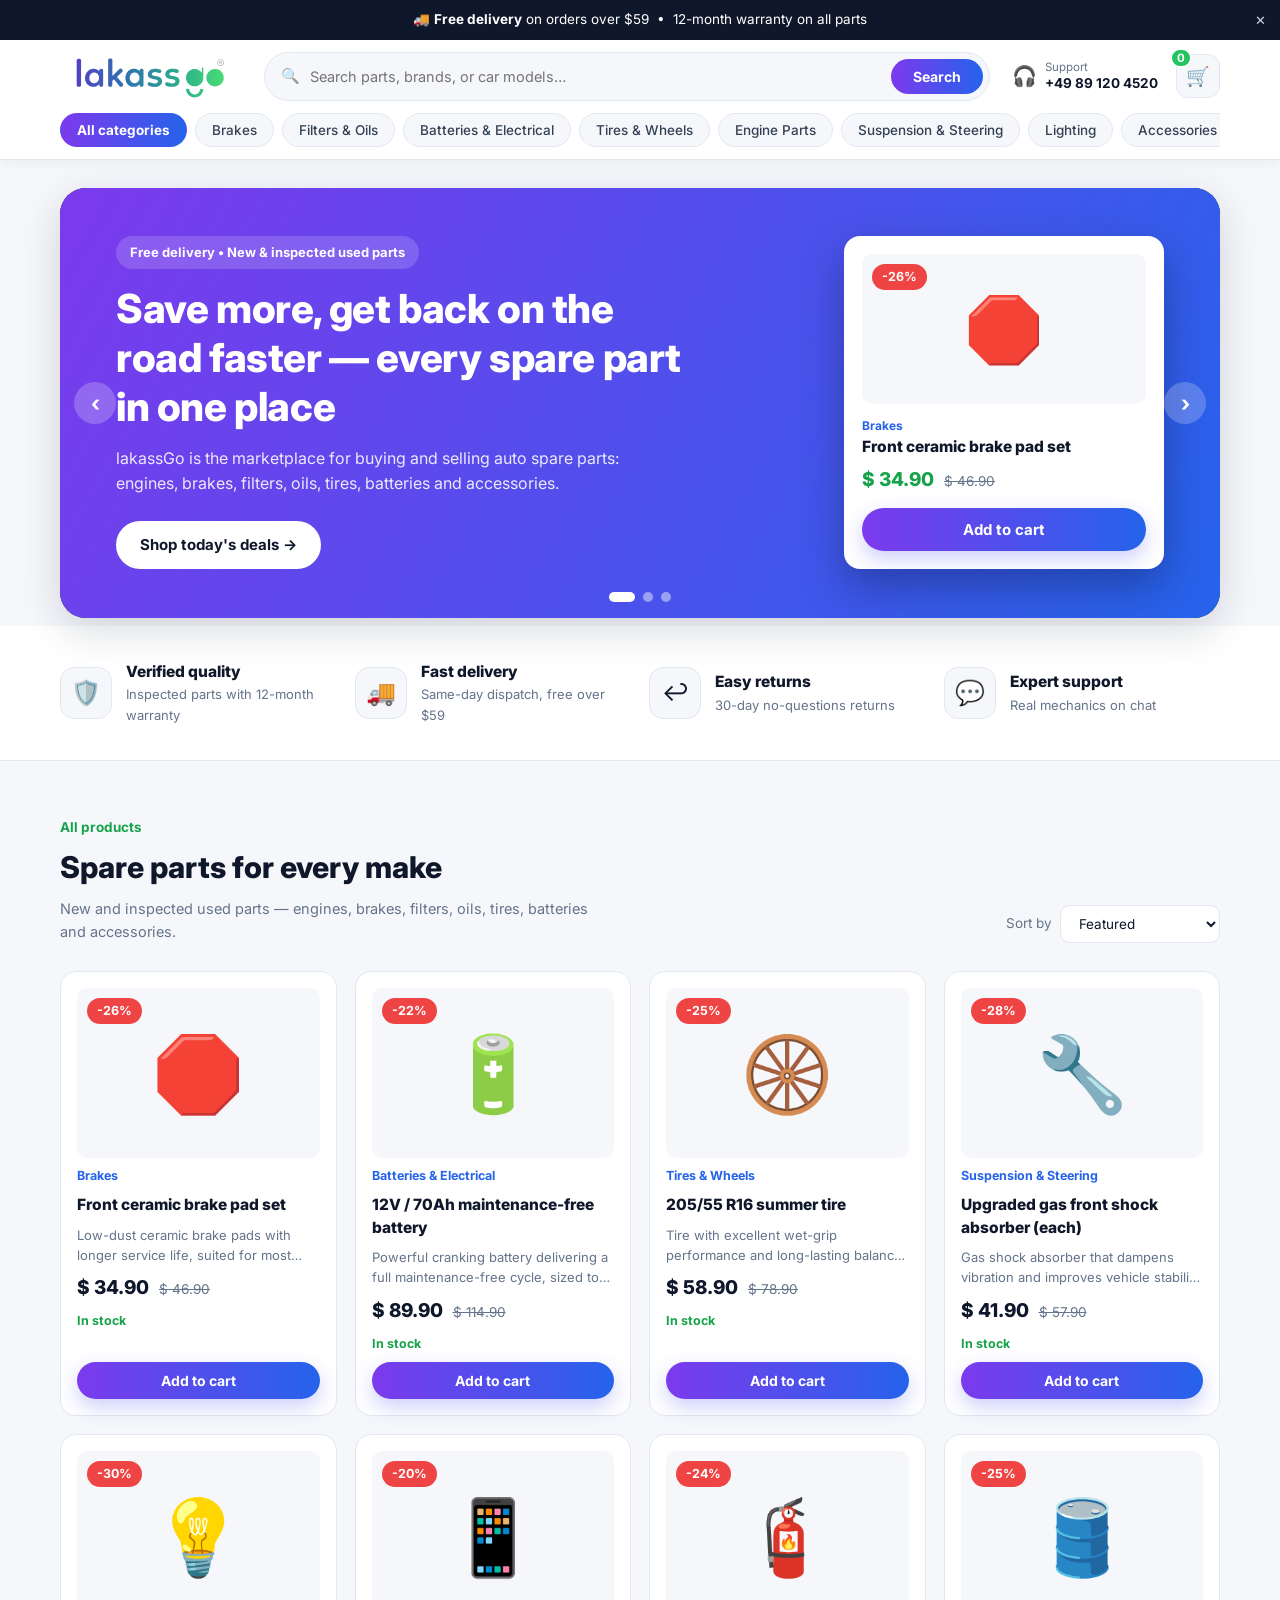
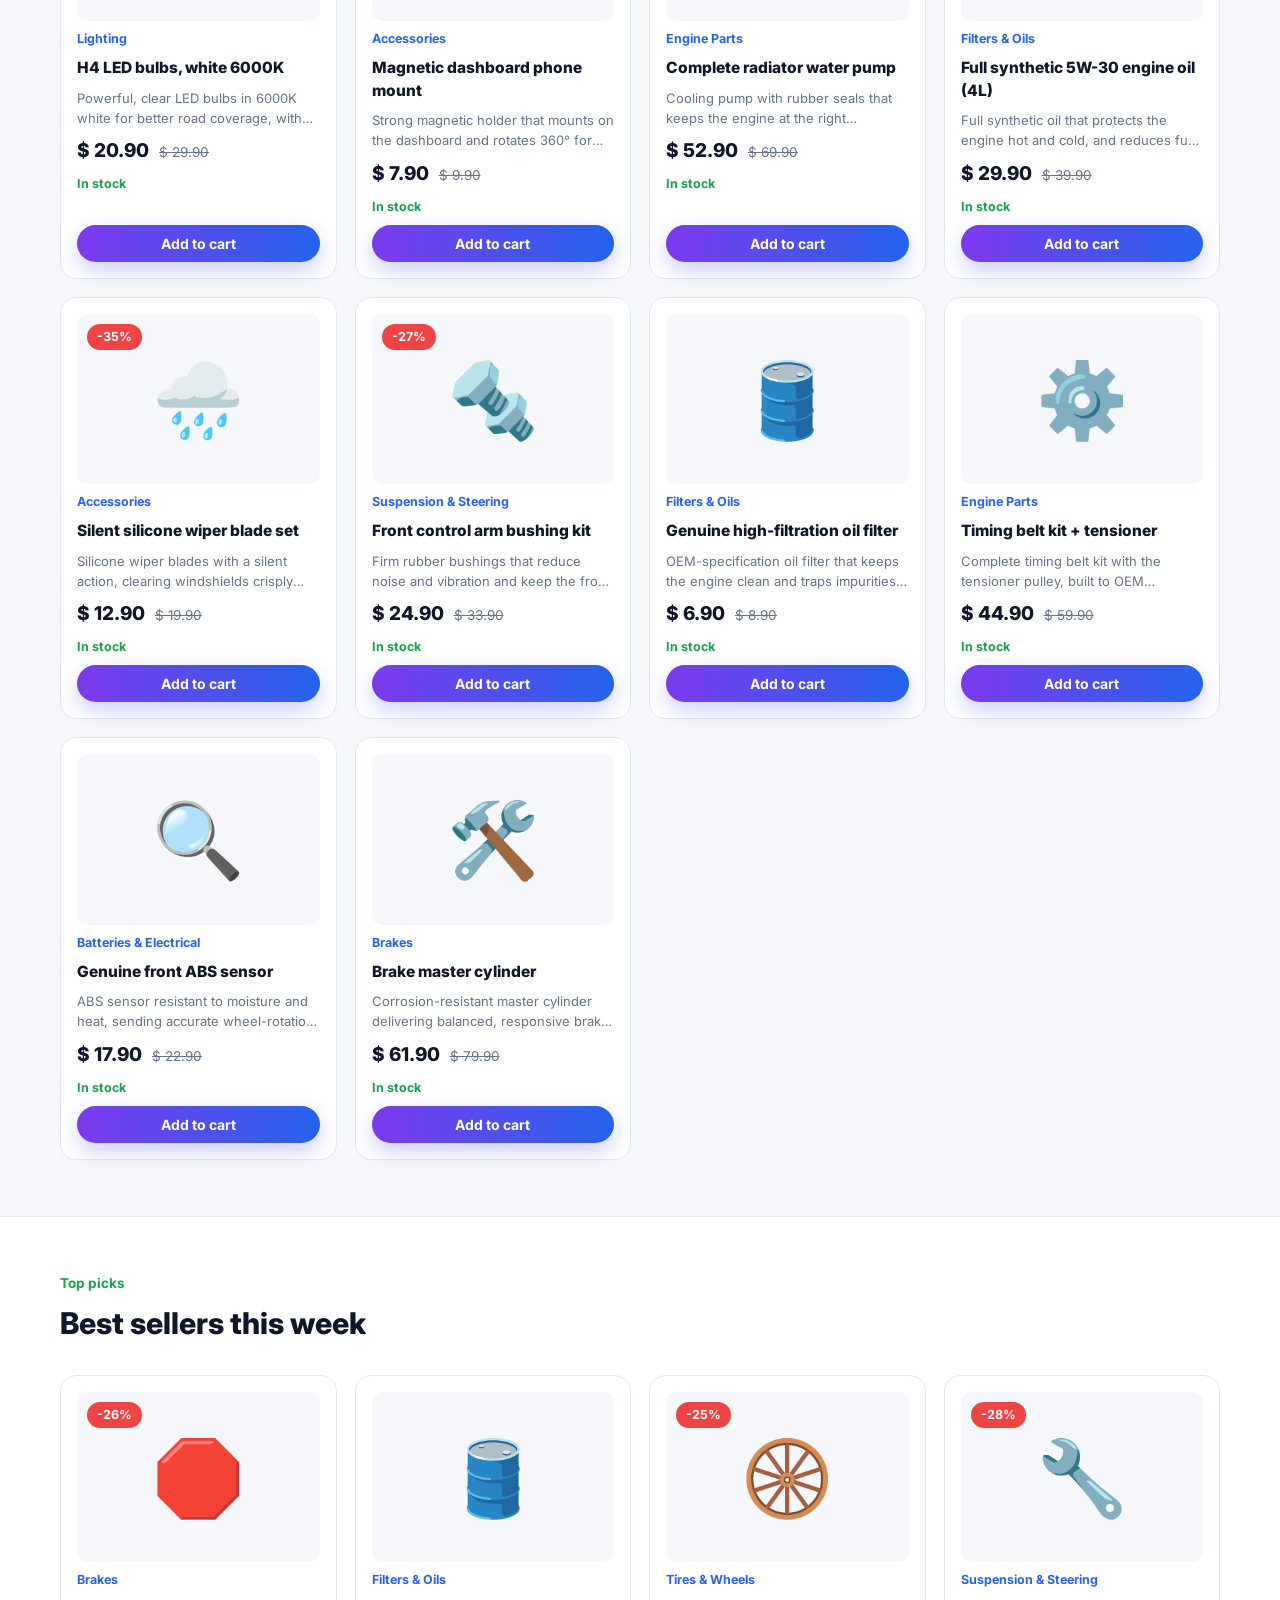
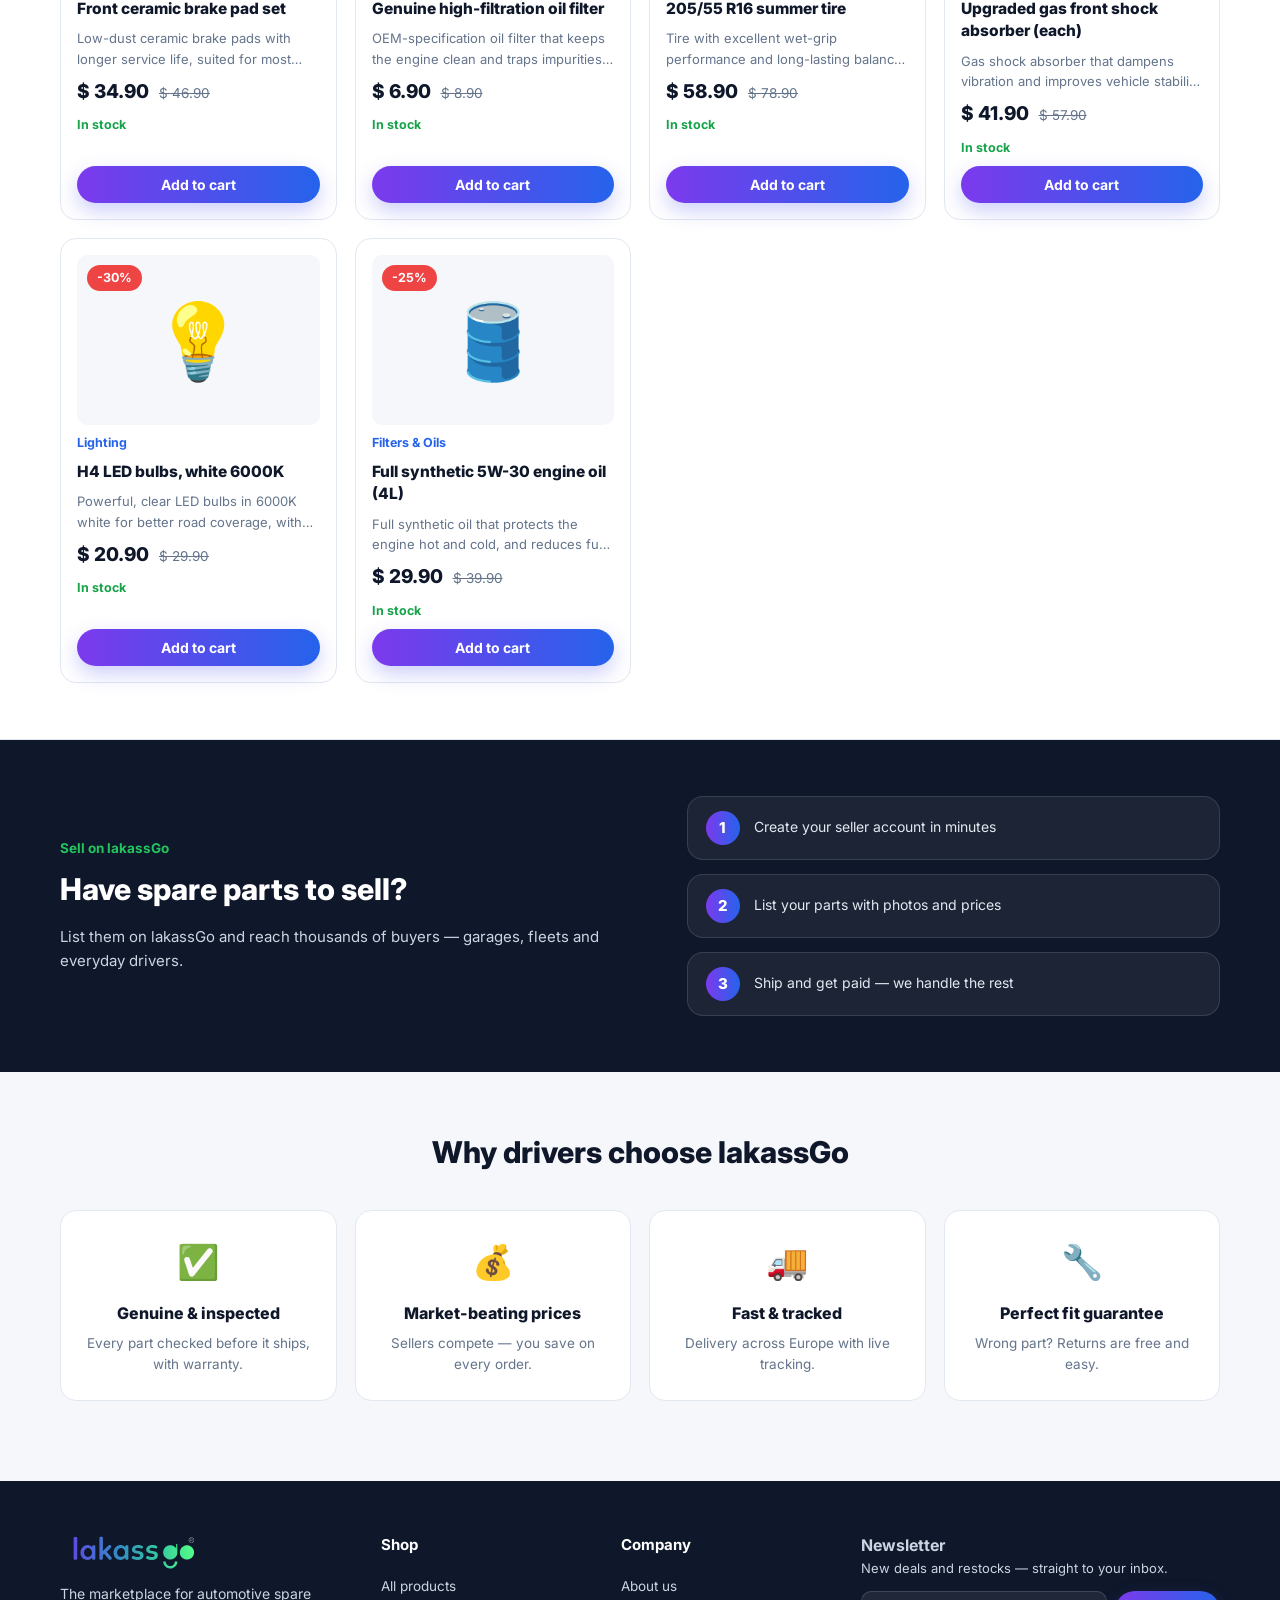
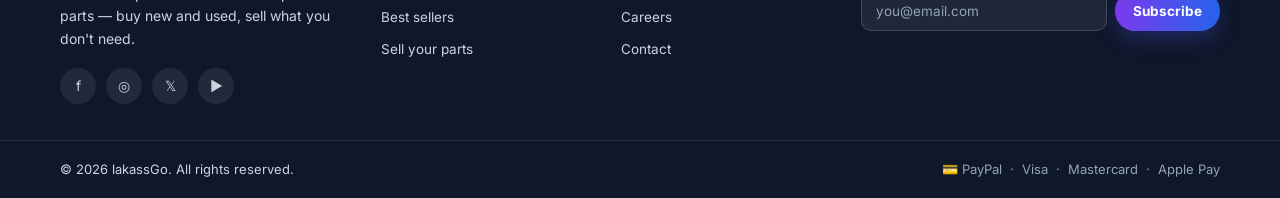
<file: index.html>
<!DOCTYPE html>
<html lang="en" dir="ltr">
<head>
  <meta charset="UTF-8" />
  <meta name="viewport" content="width=device-width, initial-scale=1.0" />
  <title>lakassGo — Auto Spare Parts Marketplace</title>
  <meta name="description" content="lakassGo is the marketplace for buying and selling automotive spare parts: engines, brakes, filters, oils, tires, batteries and accessories." />
  <link rel="icon" href="assets/logo.svg" type="image/svg+xml" />
  <link rel="preconnect" href="https://fonts.googleapis.com" />
  <link rel="preconnect" href="https://fonts.gstatic.com" crossorigin />
  <link href="https://fonts.googleapis.com/css2?family=Inter:wght@400;500;600;700;800&display=swap" rel="stylesheet" />
  <link rel="stylesheet" href="styles.css" />
</head>
<body>

  <!-- Announcement bar -->
  <div class="announce-bar" id="announceBar">
    <p>🚚 <strong>Free delivery</strong> on orders over $59 &nbsp;•&nbsp; 12-month warranty on all parts</p>
    <button class="announce-close" id="announceClose" aria-label="Close">✕</button>
  </div>

  <header class="site-header" id="siteHeader">
    <div class="container">
      <div class="header-inner">
        <a class="logo" href="#" aria-label="lakassGo home">
          <img src="assets/logo.svg" alt="lakassGo" />
        </a>

        <form class="search-box" id="searchForm" role="search">
          <span class="search-icon" aria-hidden="true">🔍</span>
          <input type="search" id="searchInput" placeholder="Search parts, brands, or car models…" autocomplete="off" />
          <button type="submit" class="search-btn">Search</button>
        </form>

        <nav class="header-actions">
          <div class="header-link">
            <span class="header-link-icon" aria-hidden="true">🎧</span>
            <span class="header-link-text"><small>Support</small><strong>+49 89 120 4520</strong></span>
          </div>
          <button class="cart-btn" id="cartOpen" aria-label="Open cart">
            🛒
            <span class="cart-count" id="cartCount">0</span>
          </button>
        </nav>
      </div>
    </div>

    <!-- Category bar -->
    <div class="container">
      <nav class="cat-nav" id="catNav" aria-label="Categories">
        <button class="cat-chip active" data-cat="all">All categories</button>
      </nav>
    </div>
  </header>

  <main>
    <!-- Hero slider -->
    <section class="slider-section" id="sliderSection">
      <div class="container">
        <div class="slider" id="heroSlider">
          <div class="slides" id="slidesTrack"></div>
          <button class="slider-arrow prev" id="slidePrev" aria-label="Previous slide">‹</button>
          <button class="slider-arrow next" id="slideNext" aria-label="Next slide">›</button>
          <div class="slider-dots" id="slideDots"></div>
        </div>
      </div>
    </section>

    <!-- Trust badges -->
    <section class="trust">
      <div class="container trust-grid">
        <div class="trust-item"><div class="trust-icon">🛡️</div><div><h3>Verified quality</h3><p>Inspected parts with 12-month warranty</p></div></div>
        <div class="trust-item"><div class="trust-icon">🚚</div><div><h3>Fast delivery</h3><p>Same-day dispatch, free over $59</p></div></div>
        <div class="trust-item"><div class="trust-icon">↩️</div><div><h3>Easy returns</h3><p>30-day no-questions returns</p></div></div>
        <div class="trust-item"><div class="trust-icon">💬</div><div><h3>Expert support</h3><p>Real mechanics on chat</p></div></div>
      </div>
    </section>

    <!-- Shop -->
    <section class="section" id="deals">
      <div class="container">
        <div class="section-head">
          <div>
            <p class="section-eyebrow">All products</p>
            <h2>Spare parts for every make</h2>
            <p class="section-sub">New and inspected used parts — engines, brakes, filters, oils, tires, batteries and accessories.</p>
          </div>
          <div class="sort-box">
            <label for="sortSelect">Sort by</label>
            <select id="sortSelect">
              <option value="featured">Featured</option>
              <option value="discount">Biggest discount</option>
              <option value="price-asc">Price: low to high</option>
              <option value="price-desc">Price: high to low</option>
            </select>
          </div>
        </div>
        <div class="products-grid" id="productsGrid"></div>
        <p class="empty-msg" id="emptyMsg" hidden>No parts match your search — try a different keyword or category.</p>
      </div>
    </section>

    <!-- Best sellers -->
    <section class="section section-alt" id="bestsellers">
      <div class="container">
        <div class="section-head">
          <div>
            <p class="section-eyebrow">Top picks</p>
            <h2>Best sellers this week</h2>
          </div>
        </div>
        <div class="products-grid" id="bestGrid"></div>
      </div>
    </section>

    <!-- Sell banner -->
    <section class="sell-banner" id="sell">
      <div class="container sell-inner">
        <div class="sell-copy">
          <p class="sell-eyebrow">Sell on lakassGo</p>
          <h2>Have spare parts to sell?</h2>
          <p>List them on lakassGo and reach thousands of buyers — garages, fleets and everyday drivers.</p>
        </div>
        <div class="sell-steps">
          <div class="step"><span>1</span><p>Create your seller account in minutes</p></div>
          <div class="step"><span>2</span><p>List your parts with photos and prices</p></div>
          <div class="step"><span>3</span><p>Ship and get paid — we handle the rest</p></div>
        </div>
      </div>
    </section>

    <!-- Why lakassGo -->
    <section class="section why" id="support">
      <div class="container">
        <h2>Why drivers choose lakassGo</h2>
        <div class="why-cards">
          <div class="why-card"><span>✅</span><h3>Genuine & inspected</h3><p>Every part checked before it ships, with warranty.</p></div>
          <div class="why-card"><span>💰</span><h3>Market-beating prices</h3><p>Sellers compete — you save on every order.</p></div>
          <div class="why-card"><span>🚚</span><h3>Fast & tracked</h3><p>Delivery across Europe with live tracking.</p></div>
          <div class="why-card"><span>🔧</span><h3>Perfect fit guarantee</h3><p>Wrong part? Returns are free and easy.</p></div>
        </div>
      </div>
    </section>
  </main>

  <footer class="site-footer">
    <div class="container footer-grid">
      <div class="footer-brand">
        <div class="footer-logo"><img src="assets/logo.svg" alt="lakassGo" /></div>
        <p>The marketplace for automotive spare parts — buy new and used, sell what you don't need.</p>
        <div class="footer-socials">
          <a href="#" aria-label="Facebook">f</a>
          <a href="#" aria-label="Instagram">◎</a>
          <a href="#" aria-label="X">𝕏</a>
          <a href="#" aria-label="YouTube">▶</a>
        </div>
      </div>
      <div class="footer-col">
        <h4>Shop</h4>
        <a href="#deals">All products</a>
        <a href="#bestsellers">Best sellers</a>
        <a href="#sell">Sell your parts</a>
      </div>
      <div class="footer-col">
        <h4>Company</h4>
        <a href="#">About us</a>
        <a href="#">Careers</a>
        <a href="#">Contact</a>
      </div>
      <div class="footer-news">
        <h4>Newsletter</h4>
        <p>New deals and restocks — straight to your inbox.</p>
        <form class="news-form" id="newsForm">
          <input type="email" placeholder="you@email.com" required />
          <button class="btn btn-primary" type="submit">Subscribe</button>
        </form>
        <p class="news-msg" id="newsMsg" hidden>✅ Subscribed — welcome aboard!</p>
      </div>
    </div>
    <div class="footer-bottom">
      <div class="container">
        <p>© <span id="year"></span> lakassGo. All rights reserved.</p>
        <p class="footer-pay">💳 PayPal &nbsp;·&nbsp; Visa &nbsp;·&nbsp; Mastercard &nbsp;·&nbsp; Apple Pay</p>
      </div>
    </div>
  </footer>

  <!-- Cart drawer -->
  <div class="overlay" id="overlay" hidden></div>
  <aside class="cart-drawer" id="cartDrawer" hidden>
    <header class="drawer-head">
      <h3>Your cart (<span id="cartDrawerCount">0</span>)</h3>
      <button class="drawer-close" id="cartClose" aria-label="Close cart">✕</button>
    </header>
    <div class="drawer-body" id="cartItems"></div>
    <footer class="drawer-foot">
      <div class="cart-total"><span>Total</span><strong id="cartTotal">$ 0.00</strong></div>
      <button class="btn btn-primary btn-block" id="checkoutBtn">Checkout</button>
      <p class="checkout-note">Free delivery on orders over $59 · 12-month warranty</p>
    </footer>
  </aside>

  <!-- Product modal -->
  <div class="modal" id="productModal" hidden>
    <div class="modal-card">
      <button class="modal-close" id="modalClose" aria-label="Close">✕</button>
      <div class="modal-art" id="modalArt">📦</div>
      <div class="modal-info">
        <p class="modal-cat" id="modalCat"></p>
        <h3 id="modalName"></h3>
        <p id="modalDesc"></p>
        <p class="modal-stock" id="modalStock"></p>
        <div class="price-row"><span class="price" id="modalPrice"></span><span class="price-old" id="modalOldPrice"></span></div>
        <button class="btn btn-primary" id="modalAdd">Add to cart</button>
      </div>
    </div>
  </div>

  <!-- Checkout banner -->
  <div class="checkout-banner" id="checkoutBanner" hidden>✅ Order confirmed — thank you for shopping with lakassGo!</div>

  <!-- Toast -->
  <div class="toast" id="toast" hidden></div>

  <script src="app.js"></script>
</body>
</html>
</file>
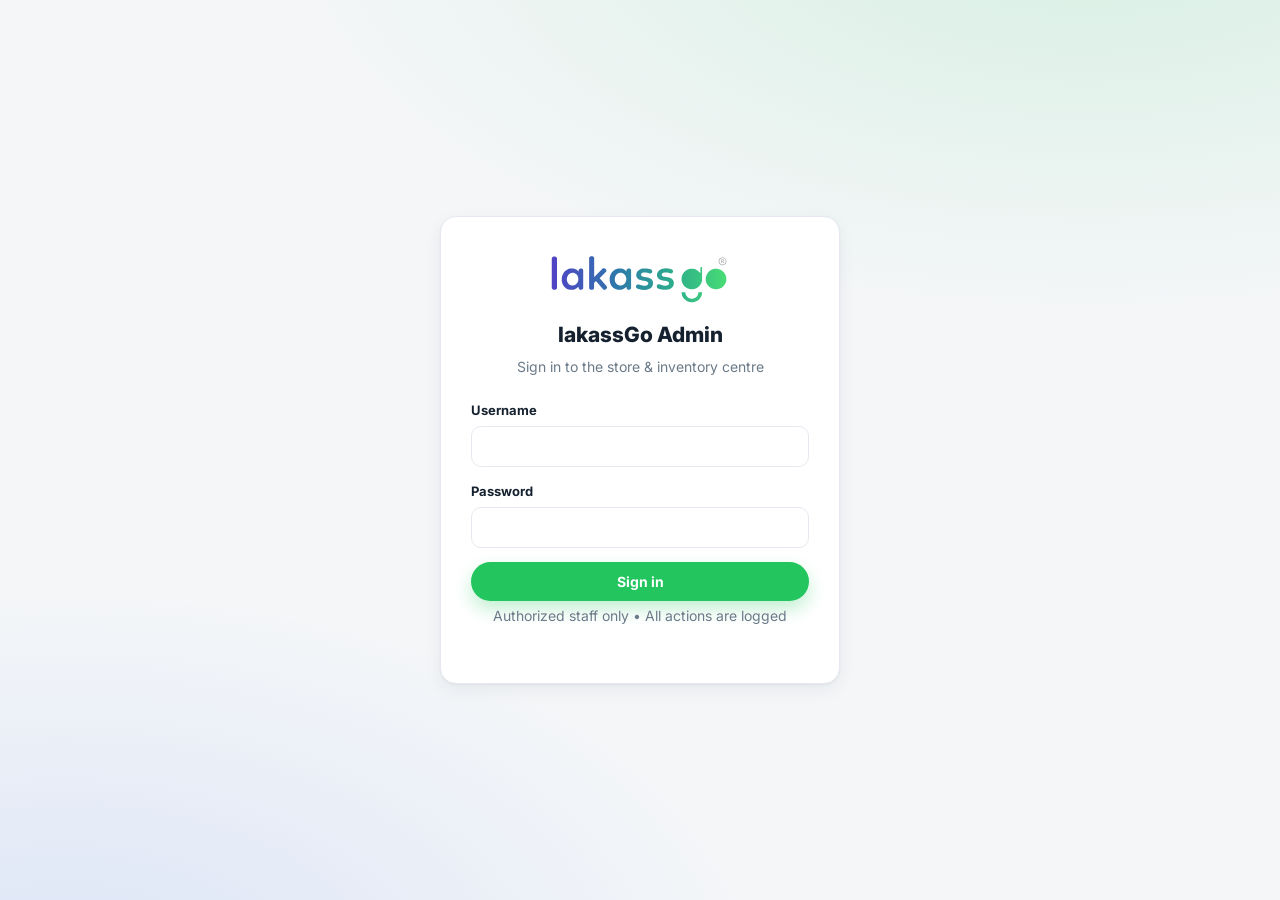
<file: admin.html>
<!DOCTYPE html>
<html lang="en">
<head>
<meta charset="UTF-8" />
<meta name="viewport" content="width=device-width, initial-scale=1.0" />
<title>lakassGo Admin — Store &amp; inventory centre</title>
<meta name="robots" content="noindex, nofollow" />
<link rel="icon" type="image/svg+xml" href="assets/logo.svg" />
<link rel="preconnect" href="https://fonts.googleapis.com" />
<link rel="preconnect" href="https://fonts.gstatic.com" crossorigin />
<link href="https://fonts.googleapis.com/css2?family=Inter:wght@400;500;700;800&display=swap" rel="stylesheet" />
<link rel="stylesheet" href="admin.css" />
</head>
<body class="login-page">

<!-- Login -->
<form class="login-card" id="loginForm">
  <img src="assets/logo.svg" alt="lakassGo" />
  <h1>lakassGo Admin</h1>
  <p>Sign in to the store &amp; inventory centre</p>
  <p class="login-error" id="loginError" hidden>Wrong username or password.</p>
  <label>Username
    <input type="text" id="loginUser" autocomplete="username" required />
  </label>
  <label>Password
    <input type="password" id="loginPass" autocomplete="current-password" required />
  </label>
  <button type="submit" class="btn btn-primary btn-block">Sign in</button>
  <p class="login-note">Authorized staff only &bull; All actions are logged</p>
</form>

<!-- App -->
<div class="app" id="app" hidden>
  <aside class="sidebar" id="sidebar">
    <div class="side-brand">
      <img src="assets/logo.svg" alt="lakassGo" />
      <strong>Store &amp; inventory centre<small>lakassGo admin</small></strong>
    </div>
    <nav class="side-nav" id="sideNav">
      <button class="side-item active" data-view="dashboard"><span>🏠</span>Dashboard</button>
      <button class="side-item" data-view="orders"><span>🛍️</span>Orders &amp; fulfillment</button>
      <button class="side-item" data-view="delivery"><span>🚚</span>Delivery</button>
      <button class="side-item" data-view="chat"><span>💬</span>Chat</button>
      <button class="side-item" data-view="products"><span>📦</span>Product catalog</button>
      <button class="side-item" data-view="inventory"><span>🎟️</span>Inventory</button>
      <button class="side-item" data-view="catalogue"><span>📄</span>Catalogue builder</button>
      <button class="side-item" data-view="slider"><span>🖼️</span>Home slider</button>
      <button class="side-item" data-view="reporting"><span>📈</span>Reporting</button>
      <button class="side-item" data-view="marketing"><span>📢</span>Marketing</button>
      <button class="side-item" data-view="channels"><span>🔖</span>Sales channels</button>
      <button class="side-item" data-view="gshopping"><span>🛒</span>Google Shopping</button>
      <button class="side-item" data-view="feed"><span>🔄</span>Daily catalogue feed</button>
      <button class="side-item" data-view="intelligence"><span>🧠</span>Intelligence</button>
      <button class="side-item" data-view="strategy"><span>⚙️</span>360 Strategy Engine</button>
      <button class="side-item" data-view="finance"><span>💵</span>Finance</button>
      <button class="side-item" data-view="rpay"><span>💳</span>Rpay</button>
      <button class="side-item" data-view="procurement"><span>📋</span>Procurement</button>
      <button class="side-item" data-view="store"><span>🌐</span>Public store</button>
    </nav>
    <div class="side-foot">v1.0 &bull; © <span id="year"></span> lakassGo</div>
  </aside>

  <div class="main">
    <header class="topbar">
      <div class="topbar-left">
        <button class="menu-btn" id="menuBtn" aria-label="Menu">≡</button>
        <span class="conn"><span class="conn-dot"></span>Database connected</span>
      </div>
      <div class="topbar-right">
        <select class="top-btn manage-wrap" id="manageSel" aria-label="Store location">
          <option selected>🏢 Main store (München)</option>
          <option>🇩🇿 Algeria</option>
          <option>🇹🇷 Turkey</option>
          <option>🇷🇺 Russia</option>
          <option>🇨🇳 China</option>
          <option>🇫🇷 France</option>
          <option>🇺🇸 USA</option>
          <option>🇨🇦 Canada</option>
          <option>🌎 LATAM</option>
        </select>
        <select class="top-btn" id="langSel">
          <option>🇬🇧 EN</option>
          <option>🇫🇷 FR</option>
          <option>🇲🇦 AR</option>
        </select>
        <span class="profile top-btn">
          <span class="avatar">A</span>
          <span class="p-name">Admin<small>Administrator</small></span>
        </span>
        <button class="signout" id="signOutBtn">Sign out ⌋</button>
      </div>
    </header>

    <main class="content">

      <!-- Dashboard -->
      <section class="view" id="view-dashboard">
        <div class="view-head">
          <div>
            <h1>Dashboard</h1>
            <p>Storefront performance at a glance</p>
          </div>
          <div class="head-tools">
            <select id="rangeSel">
              <option value="7">Last 7 days</option>
              <option value="30">Last 30 days</option>
              <option value="90">Last 90 days</option>
              <option value="365">Last 365 days</option>
            </select>
          </div>
        </div>

        <div class="stat-grid">
          <div class="card stat-card stat-green">
            <div class="stat-label">Sessions</div>
            <div class="stat-value" id="stSessions">955</div>
            <div class="stat-delta up">↑ 87.7% vs previous</div>
          </div>
          <div class="card stat-card stat-blue">
            <div class="stat-label">Page views</div>
            <div class="stat-value" id="stViews">1,111</div>
            <div class="stat-note" id="stViewsNote">12 pages per session</div>
          </div>
          <div class="card stat-card stat-dark">
            <div class="stat-label">Conversion</div>
            <div class="stat-value" id="stConv">0.2%</div>
            <div class="stat-note" id="stConvNote">2 sessions that ordered</div>
          </div>
          <div class="card stat-card stat-red">
            <div class="stat-label">Revenue</div>
            <div class="stat-value" id="stRev">$ 0.00</div>
            <div class="stat-delta down">↓ 100% vs previous</div>
          </div>
        </div>

        <div class="card card-pad">
          <h2>Sessions by day</h2>
          <p class="card-sub">Unique visits to the storefront per day</p>
          <div class="bar-chart" id="barChart"></div>
        </div>

        <div class="grid-2">
          <div class="card">
            <div class="card-head"><div><h2>Top pages</h2><p class="card-sub">Most viewed storefront pages</p></div></div>
            <div class="table-wrap">
              <table>
                <thead><tr><th>Page</th><th>Views</th><th>Visitors</th></tr></thead>
                <tbody>
                  <tr><td class="cell-strong">/</td><td class="mono">412</td><td class="mono">386</td></tr>
                  <tr><td class="cell-strong">/category/brakes</td><td class="mono">233</td><td class="mono">201</td></tr>
                  <tr><td class="cell-strong">/product/front-ceramic-brake-pad-set</td><td class="mono">187</td><td class="mono">164</td></tr>
                  <tr><td class="cell-strong">/category/tires-wheels</td><td class="mono">146</td><td class="mono">133</td></tr>
                  <tr><td class="cell-strong">/bestsellers</td><td class="mono">133</td><td class="mono">118</td></tr>
                </tbody>
              </table>
            </div>
          </div>
          <div class="card">
            <div class="card-head"><div><h2>Traffic sources</h2><p class="card-sub">Where sessions come from</p></div></div>
            <div class="table-wrap">
              <table>
                <thead><tr><th>Source</th><th>Sessions</th><th>Share</th></tr></thead>
                <tbody>
                  <tr><td class="cell-strong">Direct / none</td><td class="mono">331</td><td class="mono">34.7%</td></tr>
                  <tr><td class="cell-strong">Google search</td><td class="mono">287</td><td class="mono">30.1%</td></tr>
                  <tr><td class="cell-strong">Instagram</td><td class="mono">164</td><td class="mono">17.2%</td></tr>
                  <tr><td class="cell-strong">WhatsApp</td><td class="mono">118</td><td class="mono">12.4%</td></tr>
                  <tr><td class="cell-strong">Meta Ads</td><td class="mono">55</td><td class="mono">5.8%</td></tr>
                </tbody>
              </table>
            </div>
          </div>
        </div>
      </section>

      <!-- Dynamic views (rendered by admin.js) -->
      <section class="view" id="view-orders" hidden></section>
      <section class="view" id="view-delivery" hidden></section>
      <section class="view" id="view-chat" hidden></section>
      <section class="view" id="view-products" hidden></section>
      <section class="view" id="view-inventory" hidden></section>
      <section class="view" id="view-catalogue" hidden></section>
      <section class="view" id="view-slider" hidden></section>
      <section class="view" id="view-reporting" hidden></section>
      <section class="view" id="view-marketing" hidden></section>
      <section class="view" id="view-channels" hidden></section>
      <section class="view" id="view-gshopping" hidden></section>
      <section class="view" id="view-feed" hidden></section>
      <section class="view" id="view-intelligence" hidden></section>
      <section class="view" id="view-strategy" hidden></section>
      <section class="view" id="view-finance" hidden></section>
      <section class="view" id="view-rpay" hidden></section>
      <section class="view" id="view-procurement" hidden></section>
      <section class="view" id="view-store" hidden></section>

    </main>
  </div>
</div>

<script src="admin.js"></script>
</body>
</html>
</file>
<file: styles.css>
/* ================= lakassGo — Design System ================= */
:root {
  --grad-a: #7c3aed;
  --grad-b: #2563eb;
  --brand-grad: linear-gradient(90deg, var(--grad-a), var(--grad-b));
  --accent: #22c55e;
  --accent-dark: #16a34a;
  --ink: #0f172a;
  --ink-2: #334155;
  --muted: #64748b;
  --line: #e2e8f0;
  --bg-soft: #f6f7fb;
  --card: #ffffff;
  --danger: #ef4444;
  --radius: 16px;
  --radius-sm: 10px;
  --shadow: 0 1px 2px rgba(15, 23, 42, .06), 0 8px 24px rgba(15, 23, 42, .07);
  --shadow-lg: 0 12px 40px rgba(15, 23, 42, .16);
  --container: 1200px;
}

* { margin: 0; padding: 0; box-sizing: border-box; }

[hidden] { display: none !important; }

html { scroll-behavior: smooth; }

body {
  font-family: "Inter", "Segoe UI", Tahoma, sans-serif;
  color: var(--ink);
  background: var(--bg-soft);
  line-height: 1.6;
  padding-top: var(--header-h, 0);
}

img { max-width: 100%; display: block; }
a { color: inherit; text-decoration: none; }
button { font-family: inherit; cursor: pointer; border: none; background: none; }

.container { max-width: var(--container); margin-inline: auto; padding-inline: 20px; }

.btn {
  display: inline-flex; align-items: center; justify-content: center;
  gap: 8px; padding: 12px 22px; border-radius: 999px;
  font-weight: 700; font-size: 15px; transition: .2s ease;
}
.btn-primary {
  background: var(--brand-grad); color: #fff;
  box-shadow: 0 8px 20px rgba(76, 81, 238, .28);
}
.btn-primary:hover { filter: brightness(1.08); transform: translateY(-1px); }
.btn-ghost {
  background: #fff; color: var(--ink); border: 1.5px solid var(--line);
}
.btn-ghost:hover { border-color: var(--grad-b); color: var(--grad-b); }
.btn-block { width: 100%; }

/* ---------- Announcement bar ---------- */
.announce-bar {
  background: var(--ink); color: #fff;
  display: flex; align-items: center; justify-content: center; gap: 12px;
  padding: 9px 44px; font-size: 13.5px; position: relative;
}
.announce-bar p {
  white-space: nowrap; overflow: hidden; text-overflow: ellipsis;
}
.announce-close {
  position: absolute; inset-inline-end: 14px; color: #cbd5e1; font-size: 13px;
}
.announce-close:hover { color: #fff; }

/* ---------- Header ---------- */
.site-header {
  position: sticky; top: 0; z-index: 60;
  background: #fff; border-bottom: 1px solid var(--line);
  box-shadow: 0 2px 12px rgba(15, 23, 42, .05);
  padding-block: 12px 0;
}
.header-inner {
  display: flex; align-items: center; gap: 22px; padding-bottom: 12px;
}
.logo {
  display: flex; align-items: center; gap: 4px; flex-shrink: 0;
}
.logo img { height: 44px; width: auto; }
.logo-go {
  font-weight: 800; font-size: 22px; line-height: 1;
  background: var(--brand-grad);
  -webkit-background-clip: text; background-clip: text; color: transparent;
}
.search-box {
  flex: 1; display: flex; align-items: center; gap: 10px;
  background: var(--bg-soft); border: 1.5px solid var(--line);
  border-radius: 999px; padding: 6px 6px 6px 16px; transition: .2s;
}
.search-box:focus-within {
  border-color: var(--grad-b); background: #fff;
  box-shadow: 0 0 0 4px rgba(37, 99, 235, .1);
}
.search-icon { font-size: 15px; opacity: .6; }
.search-box input {
  flex: 1; border: none; outline: none; background: transparent;
  font-family: inherit; font-size: 14.5px; color: var(--ink); min-width: 0;
}
.search-btn {
  background: var(--brand-grad); color: #fff; font-weight: 700;
  padding: 9px 22px; border-radius: 999px; font-size: 14px;
}
.header-actions { display: flex; align-items: center; gap: 18px; flex-shrink: 0; }
.header-link { display: flex; align-items: center; gap: 8px; }
.header-link-icon { font-size: 20px; }
.header-link-text { display: flex; flex-direction: column; line-height: 1.25; }
.header-link-text small { color: var(--muted); font-size: 11.5px; }
.header-link-text strong { font-size: 13.5px; }
.header-link:hover strong { color: var(--grad-b); }

.cart-btn {
  position: relative; display: grid; place-items: center;
  width: 44px; height: 44px; border-radius: 12px;
  background: var(--bg-soft); border: 1.5px solid var(--line); font-size: 19px;
}
.cart-btn:hover { border-color: var(--grad-b); }
.cart-count {
  position: absolute; top: -7px; inset-inline-start: -7px;
  background: var(--accent); color: #fff; font-size: 11.5px; font-weight: 700;
  min-width: 20px; height: 20px; border-radius: 999px;
  display: grid; place-items: center; padding-inline: 5px;
  border: 2px solid #fff; transition: transform .15s;
}
.cart-count.bump { transform: scale(1.25); }

.cat-nav {
  display: flex; gap: 8px; overflow-x: auto; padding-bottom: 12px;
  scrollbar-width: none;
}
.cat-nav::-webkit-scrollbar { display: none; }
.cat-chip {
  flex-shrink: 0; padding: 8px 16px; border-radius: 999px;
  background: var(--bg-soft); border: 1.5px solid var(--line);
  font-size: 13.5px; font-weight: 500; color: var(--ink-2); transition: .18s;
}
.cat-chip:hover { border-color: var(--grad-b); color: var(--grad-b); }
.cat-chip.active {
  background: var(--brand-grad); color: #fff; border-color: transparent;
  font-weight: 700;
}

/* ---------- Hero ---------- */
.hero {
  background:
    radial-gradient(900px 420px at 85% -10%, rgba(124, 58, 237, .12), transparent),
    radial-gradient(700px 380px at 10% 110%, rgba(34, 197, 94, .12), transparent),
    #fff;
  border-bottom: 1px solid var(--line); padding-block: 56px 64px;
}
.hero-grid {
  display: grid; grid-template-columns: 1.25fr .9fr; gap: 48px; align-items: center;
}
.hero-eyebrow {
  display: inline-block; background: rgba(34, 197, 94, .1); color: var(--accent-dark);
  font-size: 13px; font-weight: 700; padding: 6px 14px; border-radius: 999px;
  margin-bottom: 18px;
}
.hero h1 {
  font-size: clamp(28px, 4vw, 44px); font-weight: 800; line-height: 1.25;
  margin-bottom: 16px;
}
.hero-sub { color: var(--muted); font-size: 16.5px; max-width: 56ch; margin-bottom: 26px; }
.hero-cta { display: flex; gap: 12px; flex-wrap: wrap; margin-bottom: 34px; }
.hero-stats { display: flex; gap: 40px; flex-wrap: wrap; }
.stat strong {
  display: block; font-size: 24px; font-weight: 800;
  background: var(--brand-grad);
  -webkit-background-clip: text; background-clip: text; color: transparent;
}
.stat span { color: var(--muted); font-size: 13px; }

/* Hero Featured card */
.hero-card-wrap { position: relative; }
.featured-card {
  background: #fff; border: 1px solid var(--line); border-radius: calc(var(--radius) + 6px);
  box-shadow: var(--shadow-lg); padding: 26px; position: relative;
  transform: rotate(-1deg);
}
.featured-tag {
  position: absolute; top: -14px; inset-inline-start: 24px;
  background: var(--accent); color: #fff; font-size: 13px; font-weight: 700;
  padding: 6px 16px; border-radius: 999px; box-shadow: 0 6px 16px rgba(34, 197, 94, .35);
}
.featured-art {
  font-size: 96px; text-align: center; padding: 26px 0 12px;
  background: var(--bg-soft); border-radius: var(--radius); margin-bottom: 18px;
}
.featured-card h3 { font-size: 19px; font-weight: 800; margin-bottom: 8px; }
.featured-desc { color: var(--muted); font-size: 14px; margin-bottom: 16px; }
.featured-card .price-row { margin-bottom: 16px; }

/* ---------- Trust badges ---------- */
.trust { background: #fff; border-bottom: 1px solid var(--line); }
.trust-grid {
  display: grid; grid-template-columns: repeat(4, 1fr); gap: 18px;
  padding-block: 34px;
}
.trust-item { display: flex; align-items: center; gap: 14px; }
.trust-icon {
  width: 52px; height: 52px; border-radius: 14px; display: grid; place-items: center;
  font-size: 24px; background: var(--bg-soft); border: 1px solid var(--line);
  flex-shrink: 0;
}
.trust-item h3 { font-size: 15.5px; font-weight: 800; }
.trust-item p { font-size: 13px; color: var(--muted); }

/* ---------- Sections & headings ---------- */
.section { padding-block: 56px; }
.section-alt { background: #fff; border-block: 1px solid var(--line); }
.section-head {
  display: flex; align-items: flex-end; justify-content: space-between;
  gap: 20px; margin-bottom: 28px; flex-wrap: wrap;
}
.section-eyebrow {
  color: var(--accent-dark); font-weight: 700; font-size: 13.5px; margin-bottom: 4px;
}
.section-head h2 { font-size: clamp(22px, 3vw, 30px); font-weight: 800; }
.section-sub { color: var(--muted); font-size: 14.5px; margin-top: 6px; max-width: 60ch; }
.sort-box { display: flex; align-items: center; gap: 8px; font-size: 13.5px; color: var(--muted); }
.sort-box select {
  font-family: inherit; font-size: 13.5px; padding: 9px 14px;
  border-radius: var(--radius-sm); border: 1.5px solid var(--line);
  background: #fff; color: var(--ink); cursor: pointer;
}
.sort-box select:focus { outline: none; border-color: var(--grad-b); }

/* ---------- Product cards ---------- */
.products-grid {
  display: grid; grid-template-columns: repeat(auto-fill, minmax(240px, 1fr));
  gap: 18px;
}
.product-card {
  background: var(--card); border: 1px solid var(--line); border-radius: var(--radius);
  padding: 16px; display: flex; flex-direction: column; gap: 8px;
  transition: .2s ease; position: relative; cursor: pointer;
}
.product-card:hover {
  transform: translateY(-4px); box-shadow: var(--shadow); border-color: #c7d2fe;
}
.product-art {
  font-size: 74px; text-align: center; padding: 26px 0;
  background: var(--bg-soft); border-radius: var(--radius-sm); position: relative;
}
.product-art img {
  position: absolute; inset: 0; width: 100%; height: 100%; object-fit: cover;
  border-radius: inherit;
}
.modal-art img { width: 100%; height: 100%; object-fit: contain; }
.discount-badge {
  position: absolute; top: 10px; inset-inline-start: 10px;
  background: var(--danger); color: #fff; font-size: 12.5px; font-weight: 700;
  padding: 3px 10px; border-radius: 999px;
}
.product-cat { color: var(--grad-b); font-size: 12.5px; font-weight: 700; }
.product-card h3 { font-size: 15.5px; font-weight: 800; line-height: 1.45; }
.product-desc {
  color: var(--muted); font-size: 13px; line-height: 1.55;
  display: -webkit-box; -webkit-line-clamp: 2; -webkit-box-orient: vertical;
  overflow: hidden;
}
.price-row { display: flex; align-items: baseline; gap: 10px; }
.price { font-size: 19px; font-weight: 800; color: var(--ink); }
.price-old { font-size: 13.5px; color: var(--muted); text-decoration: line-through; }
.product-stock { font-size: 12.5px; color: var(--accent-dark); font-weight: 700; }
.product-card .add-to-cart { margin-top: auto; padding: 10px 16px; font-size: 14px; }

.empty-msg {
  text-align: center; color: var(--muted); padding: 48px 0; font-size: 15px;
}

/* ---------- Sell banner ---------- */
.sell-banner {
  background: var(--ink); color: #fff; padding-block: 56px;
}
.sell-inner {
  display: grid; grid-template-columns: 1.1fr 1fr; gap: 40px; align-items: center;
}
.sell-eyebrow { color: var(--accent); font-weight: 700; font-size: 13.5px; margin-bottom: 6px; }
.sell-banner h2 { font-size: clamp(22px, 3vw, 30px); font-weight: 800; margin-bottom: 12px; }
.sell-banner .sell-copy p:not(.sell-eyebrow) { color: #cbd5e1; font-size: 15px; }
.sell-steps { display: grid; gap: 14px; }
.step {
  display: flex; align-items: center; gap: 14px; background: rgba(255, 255, 255, .06);
  border: 1px solid rgba(255, 255, 255, .12); border-radius: var(--radius);
  padding: 14px 18px;
}
.step span {
  width: 34px; height: 34px; border-radius: 999px; flex-shrink: 0;
  background: var(--brand-grad); display: grid; place-items: center;
  font-weight: 800; font-size: 15px;
}
.step p { font-size: 14px; color: #e2e8f0; }

/* ---------- Why lakassGo ---------- */
.why h2 {
  text-align: center; font-size: clamp(22px, 3vw, 30px); font-weight: 800;
  margin-bottom: 34px;
}
.why-cards {
  display: grid; grid-template-columns: repeat(4, 1fr); gap: 18px;
}
.why-card {
  background: #fff; border: 1px solid var(--line); border-radius: var(--radius);
  padding: 24px 20px; text-align: center;
}
.why-card span { font-size: 34px; display: block; margin-bottom: 12px; }
.why-card h3 { font-size: 16px; font-weight: 800; margin-bottom: 6px; }
.why-card p { color: var(--muted); font-size: 13.5px; }

/* ---------- Footer ---------- */
.site-footer { background: var(--ink); color: #cbd5e1; margin-top: 24px; }
.footer-grid {
  display: grid; grid-template-columns: 1.4fr 1fr 1fr 1.3fr; gap: 36px;
  padding-block: 52px 36px;
}
.footer-logo { display: flex; align-items: center; gap: 4px; margin-bottom: 14px; }
.footer-logo img { height: 36px; width: auto; filter: brightness(1.15); }
.footer-brand > p { font-size: 14px; margin-bottom: 18px; }
.footer-socials { display: flex; gap: 10px; }
.footer-socials a {
  width: 36px; height: 36px; border-radius: 999px; display: grid; place-items: center;
  background: rgba(255, 255, 255, .08); font-size: 14px; transition: .2s;
}
.footer-socials a:hover { background: var(--brand-grad); color: #fff; }
.footer-col h4 { color: #fff; font-size: 15px; margin-bottom: 14px; }
.footer-col a {
  display: block; font-size: 13.5px; padding-block: 5px; transition: .15s;
}
.footer-col a:hover { color: #fff; transform: translateX(-3px); }
.footer-news p { font-size: 13px; margin-bottom: 12px; }
.news-form { display: flex; gap: 8px; }
.news-form input {
  flex: 1; min-width: 0; padding: 11px 14px; border-radius: var(--radius-sm);
  border: 1px solid rgba(255, 255, 255, .15); background: rgba(255, 255, 255, .07);
  color: #fff; font-family: inherit; font-size: 13.5px;
}
.news-form input::placeholder { color: #94a3b8; }
.news-form input:focus { outline: none; border-color: var(--grad-b); }
.news-form .btn { padding: 11px 18px; font-size: 13.5px; }
.news-msg { color: var(--accent); font-size: 13px; margin-top: 8px; }
.footer-bottom { border-top: 1px solid rgba(255, 255, 255, .1); }
.footer-bottom .container {
  display: flex; align-items: center; justify-content: space-between;
  gap: 12px; flex-wrap: wrap; padding-block: 18px; font-size: 13px;
}
.footer-pay { color: #94a3b8; }

/* ---------- Cart ---------- */
.overlay {
  position: fixed; inset: 0; background: rgba(15, 23, 42, .5);
  z-index: 90; backdrop-filter: blur(2px);
}
.cart-drawer {
  position: fixed; top: 0; inset-inline-end: 0; height: 100dvh; width: min(420px, 100%);
  background: #fff; z-index: 100; display: flex; flex-direction: column;
  box-shadow: var(--shadow-lg); animation: slideIn .25s ease;
}
@keyframes slideIn {
  from { transform: translateX(100%); }
  to { transform: translateX(0); }
}
.drawer-head {
  display: flex; align-items: center; justify-content: space-between;
  padding: 18px 22px; border-bottom: 1px solid var(--line);
}
.drawer-head h3 { font-size: 17px; font-weight: 800; }
.drawer-close { font-size: 16px; color: var(--muted); padding: 6px; }
.drawer-close:hover { color: var(--ink); }
.drawer-body { flex: 1; overflow-y: auto; padding: 18px 22px; display: grid; gap: 14px; align-content: start; }
.cart-item {
  display: grid; grid-template-columns: 64px 1fr auto; gap: 12px;
  align-items: center; border: 1px solid var(--line); border-radius: var(--radius);
  padding: 12px;
}
.cart-item-art {
  width: 64px; height: 64px; border-radius: var(--radius-sm); background: var(--bg-soft);
  display: grid; place-items: center; font-size: 30px;
}
.cart-item h4 { font-size: 13.5px; font-weight: 700; line-height: 1.4; }
.cart-item .price { font-size: 14.5px; }
.qty-row { display: flex; align-items: center; gap: 8px; margin-top: 6px; }
.qty-btn {
  width: 26px; height: 26px; border-radius: 8px; background: var(--bg-soft);
  border: 1px solid var(--line); font-weight: 800; font-size: 14px;
  display: grid; place-items: center;
}
.qty-btn:hover { border-color: var(--grad-b); color: var(--grad-b); }
.qty-num { font-weight: 700; font-size: 14px; min-width: 22px; text-align: center; }
.item-remove { font-size: 12px; color: var(--danger); font-weight: 700; }
.cart-empty { color: var(--muted); text-align: center; padding: 40px 0; }
.drawer-foot { border-top: 1px solid var(--line); padding: 18px 22px; }
.cart-total {
  display: flex; align-items: center; justify-content: space-between;
  font-size: 14px; color: var(--muted); margin-bottom: 14px;
}
.cart-total strong { font-size: 20px; color: var(--ink); }
.checkout-note {
  text-align: center; color: var(--muted); font-size: 12px; margin-top: 10px;
}

/* ---------- Product modal ---------- */
.modal {
  position: fixed; inset: 0; z-index: 110; display: grid; place-items: center;
  background: rgba(15, 23, 42, .55); padding: 20px;
}
.modal-card {
  background: #fff; border-radius: calc(var(--radius) + 4px); max-width: 720px;
  width: 100%; max-height: 90dvh; overflow-y: auto; position: relative;
  display: grid; grid-template-columns: 1fr 1.1fr; box-shadow: var(--shadow-lg);
}
.modal-close {
  position: absolute; top: 14px; inset-inline-start: 14px; z-index: 2;
  width: 34px; height: 34px; border-radius: 999px; background: var(--bg-soft);
  display: grid; place-items: center; font-size: 14px;
}
.modal-close:hover { background: var(--line); }
.modal-art {
  font-size: 110px; display: grid; place-items: center;
  background: var(--bg-soft); border-radius: calc(var(--radius) + 4px) 0 0 calc(var(--radius) + 4px);
}
.modal-info { padding: 30px 28px; display: flex; flex-direction: column; gap: 12px; }
.modal-cat { color: var(--grad-b); font-size: 13px; font-weight: 700; }
.modal-info h3 { font-size: 20px; font-weight: 800; line-height: 1.4; }
.modal-info > p { color: var(--muted); font-size: 14px; }
.modal-stock { color: var(--accent-dark); font-size: 13px; font-weight: 700; }

/* ---------- Toast & checkout banner ---------- */
.toast {
  position: fixed; bottom: 26px; inset-inline-start: 50%; transform: translateX(-50%);
  background: var(--ink); color: #fff; padding: 12px 24px; border-radius: 999px;
  font-size: 14px; font-weight: 700; z-index: 120; box-shadow: var(--shadow-lg);
  animation: pop .2s ease;
}
@keyframes pop { from { transform: translateX(-50%) scale(.9); opacity: 0; } }
.checkout-banner {
  position: fixed; inset-inline: 20px; top: 90px; z-index: 120;
  background: var(--accent); color: #fff; border-radius: var(--radius);
  padding: 16px 22px; font-weight: 700; box-shadow: var(--shadow-lg); text-align: center;
}

/* ---------- Product art images ---------- */
.product-art img {
  position: absolute; inset: 0; width: 100%; height: 100%; object-fit: cover;
  border-radius: inherit;
}
.modal-art img { width: 100%; height: 100%; object-fit: contain; }

/* ---------- Hero slider ---------- */
.slider-section { padding-block: 28px 8px; }
.slider {
  position: relative; border-radius: calc(var(--radius) + 10px);
  overflow: hidden; box-shadow: var(--shadow-lg);
  background: var(--ink); isolation: isolate;
}
.slides { display: flex; transition: transform .55s cubic-bezier(.4, 0, .2, 1); }
.slide {
  min-width: 100%; min-height: 430px; display: grid;
  grid-template-columns: 1.15fr .85fr; gap: 34px; align-items: center;
  padding: 46px 56px; color: #fff;
  background: linear-gradient(120deg, var(--s-bg1, #7c3aed), var(--s-bg2, #2563eb));
}
.slide-copy { min-width: 0; }
.slide-eyebrow {
  display: inline-block; font-size: 13px; font-weight: 700;
  background: rgba(255, 255, 255, .16); padding: 6px 14px;
  border-radius: 999px; margin-bottom: 16px;
}
.slide-title {
  font-size: clamp(24px, 3.4vw, 40px); font-weight: 800;
  line-height: 1.22; letter-spacing: -.01em; margin-bottom: 14px;
}
.slide-sub { font-size: 16px; opacity: .88; max-width: 52ch; margin-bottom: 24px; }
.slide-cta {
  display: inline-flex; align-items: center; gap: 8px;
  background: #fff; color: #0f172a; font-weight: 700; font-size: 15px;
  padding: 12px 24px; border-radius: 999px; transition: .2s ease;
}
.slide-cta:hover { transform: translateY(-2px); box-shadow: 0 10px 24px rgba(0, 0, 0, .25); }

.slide-product {
  background: #fff; color: var(--ink); border-radius: var(--radius);
  padding: 18px; width: min(320px, 100%); justify-self: end;
  box-shadow: 0 18px 44px rgba(0, 0, 0, .28);
}
.slide-product .sp-art {
  height: 150px; border-radius: var(--radius-sm); background: var(--bg-soft);
  display: grid; place-items: center; font-size: 64px; overflow: hidden;
  margin-bottom: 12px; position: relative;
}
.slide-product .sp-art img { position: absolute; inset: 0; width: 100%; height: 100%; object-fit: cover; }
.slide-product .sp-cat { color: var(--grad-b); font-size: 12px; font-weight: 700; }
.slide-product h3 { font-size: 15.5px; font-weight: 800; line-height: 1.4; margin-bottom: 8px; }
.slide-product .price-row { margin-bottom: 12px; }
.slide-product .price { color: var(--accent-dark); }

.slider-arrow {
  position: absolute; top: 50%; transform: translateY(-50%); z-index: 5;
  width: 42px; height: 42px; border-radius: 999px; font-size: 22px; font-weight: 700;
  background: rgba(255, 255, 255, .22); color: #fff; backdrop-filter: blur(4px);
  display: grid; place-items: center; transition: .2s;
}
.slider-arrow:hover { background: rgba(255, 255, 255, .38); }
.slider-arrow.prev { left: 14px; }
.slider-arrow.next { right: 14px; }
.slider-dots {
  position: absolute; bottom: 16px; left: 50%; transform: translateX(-50%);
  display: flex; gap: 8px; z-index: 5;
}
.slider-dot {
  width: 10px; height: 10px; border-radius: 999px;
  background: rgba(255, 255, 255, .45); transition: .25s; padding: 0;
}
.slider-dot.active { width: 26px; background: #fff; }

/* ---------- Responsive ---------- */
@media (max-width: 1024px) {
  .hero-grid { grid-template-columns: 1fr; }
  .hero-card-wrap { max-width: 420px; }
  .trust-grid, .why-cards { grid-template-columns: repeat(2, 1fr); }
  .sell-inner { grid-template-columns: 1fr; }
  .footer-grid { grid-template-columns: 1fr 1fr; }
  .slide { grid-template-columns: 1fr; padding: 34px 26px 56px; min-height: 0; }
  .slide-product { justify-self: start; width: 100%; max-width: 380px; }
  .slide-product .sp-art { height: 120px; font-size: 48px; }
  .slider-arrow { display: none; }
}
@media (max-width: 720px) {
  .header-inner { flex-wrap: wrap; gap: 12px; }
  .search-box { order: 3; flex-basis: 100%; }
  .header-link-text { display: none; }
  .hero { padding-block: 40px 48px; }
  .hero-cta .btn { flex: 1; }
  .trust-grid, .why-cards { grid-template-columns: 1fr; }
  .footer-grid { grid-template-columns: 1fr; }
  .modal-card { grid-template-columns: 1fr; }
  .modal-art { border-radius: calc(var(--radius) + 4px) calc(var(--radius) + 4px) 0 0; padding: 40px 0; }
  .slider-section { padding-block: 18px 6px; }
}
</file>
<file: admin.css>
/* ================= lakassGo Admin — Design System ================= */
:root {
  --side: #2c3e50;
  --side-2: #22303f;
  --side-text: #b6c2cf;
  --green: #22c55e;
  --green-dark: #16a34a;
  --blue: #2563eb;
  --dark: #2c3e50;
  --red: #e11d48;
  --amber: #f59e0b;
  --bg: #f4f6f8;
  --card: #ffffff;
  --line: #e5e9ef;
  --ink: #15212e;
  --muted: #6b7a89;
  --radius: 12px;
  --shadow: 0 1px 2px rgba(21, 33, 46, .05), 0 6px 18px rgba(21, 33, 46, .06);
}

* { margin: 0; padding: 0; box-sizing: border-box; }
[hidden] { display: none !important; }
html { height: 100%; }
body {
  font-family: "Inter", "Segoe UI", Tahoma, sans-serif;
  color: var(--ink); background: var(--bg);
  line-height: 1.55; min-height: 100vh;
}
img { max-width: 100%; display: block; }
a { color: inherit; text-decoration: none; }
button { font-family: inherit; cursor: pointer; border: none; background: none; }
input, select { font-family: inherit; }

/* ---------- Login ---------- */
.login-page {
  display: grid; place-items: center; min-height: 100vh; padding: 20px;
  background:
    radial-gradient(800px 400px at 85% -10%, rgba(34, 197, 94, .14), transparent),
    radial-gradient(700px 400px at 5% 110%, rgba(37, 99, 235, .12), transparent),
    var(--bg);
}
.login-card {
  width: min(400px, 100%); background: var(--card); border: 1px solid var(--line);
  border-radius: 16px; box-shadow: var(--shadow); padding: 34px 30px; text-align: center;
}
.login-card img { height: 52px; width: auto; margin: 0 auto 16px; }
.login-card h1 { font-size: 21px; font-weight: 800; }
.login-card > p { color: var(--muted); font-size: 14px; margin: 4px 0 22px; }
.login-card label { display: block; text-align: left; font-size: 13px; font-weight: 700; margin-bottom: 14px; }
.login-card input {
  width: 100%; margin-top: 6px; padding: 11px 13px;
  border: 1.5px solid var(--line); border-radius: 10px; font-size: 14px; color: var(--ink);
  background: #fff;
}
.login-card input:focus { outline: none; border-color: var(--blue); box-shadow: 0 0 0 4px rgba(37, 99, 235, .1); }
.login-error {
  background: rgba(225, 29, 72, .08); color: var(--red); font-size: 13px; font-weight: 600;
  padding: 9px 12px; border-radius: 8px; margin-bottom: 14px; text-align: left;
}
.login-note { color: var(--muted); font-size: 12px; margin-top: 16px; }
.btn {
  display: inline-flex; align-items: center; justify-content: center; gap: 8px;
  padding: 11px 20px; border-radius: 999px; font-weight: 700; font-size: 14px; transition: .2s;
}
.btn-primary { background: var(--green); color: #fff; box-shadow: 0 8px 18px rgba(34, 197, 94, .28); }
.btn-primary:hover { background: var(--green-dark); }
.btn-block { width: 100%; }
.btn-ghost { background: #fff; border: 1.5px solid var(--line); color: var(--ink); }
.btn-ghost:hover { border-color: var(--blue); color: var(--blue); }

/* ---------- App shell ---------- */
.app { display: flex; min-height: 100vh; }
.sidebar {
  width: 248px; flex-shrink: 0; background: var(--side); color: var(--side-text);
  display: flex; flex-direction: column; position: sticky; top: 0; height: 100vh; overflow-y: auto;
}
.side-brand {
  display: flex; align-items: center; gap: 10px; padding: 16px 18px;
  border-bottom: 1px solid rgba(255, 255, 255, .08);
}
.side-brand img { height: 30px; width: auto; background: #fff; border-radius: 8px; padding: 3px 6px; }
.side-brand strong { color: #fff; font-size: 14px; line-height: 1.3; }
.side-brand small { display: block; font-size: 11px; font-weight: 400; color: var(--side-text); }
.side-nav { flex: 1; padding: 12px 10px; display: grid; gap: 2px; align-content: start; }
.side-nav h6 {
  font-size: 10.5px; letter-spacing: .12em; text-transform: uppercase;
  color: #7d8fa0; padding: 12px 10px 4px; font-weight: 800;
}
.side-item {
  display: flex; align-items: center; gap: 11px; width: 100%;
  padding: 9px 12px; border-radius: 9px; font-size: 13.5px; font-weight: 500;
  color: var(--side-text); text-align: left; transition: .15s;
}
.side-item span { font-size: 16px; width: 20px; text-align: center; }
.side-item:hover { background: rgba(255, 255, 255, .06); color: #fff; }
.side-item.active {
  background: rgba(34, 197, 94, .16); color: #fff; font-weight: 700;
  box-shadow: inset 3px 0 0 var(--green);
}
.side-foot { padding: 12px 18px; font-size: 11.5px; color: #7d8fa0; border-top: 1px solid rgba(255, 255, 255, .08); }

.main { flex: 1; min-width: 0; display: flex; flex-direction: column; }
.topbar {
  position: sticky; top: 0; z-index: 40; background: #fff; border-bottom: 1px solid var(--line);
  display: flex; align-items: center; justify-content: space-between; gap: 14px;
  padding: 10px 22px; flex-wrap: wrap;
}
.topbar-left { display: flex; align-items: center; gap: 10px; font-size: 14px; font-weight: 700; }
.menu-btn { display: none; font-size: 20px; padding: 4px 8px; }
.conn { display: flex; align-items: center; gap: 7px; color: var(--muted); font-size: 13px; font-weight: 500; }
.conn-dot { width: 9px; height: 9px; border-radius: 999px; background: var(--green); box-shadow: 0 0 0 4px rgba(34, 197, 94, .18); }
.topbar-right { display: flex; align-items: center; gap: 10px; flex-wrap: wrap; }
.top-btn {
  display: flex; align-items: center; gap: 8px; padding: 8px 13px;
  border: 1.5px solid var(--line); border-radius: 999px; font-size: 13px; font-weight: 600; background: #fff;
}
.top-btn:hover { border-color: var(--blue); }
.profile { display: flex; align-items: center; gap: 9px; padding: 4px 10px 4px 4px; }
.avatar {
  width: 34px; height: 34px; border-radius: 999px; background: var(--dark); color: #fff;
  display: grid; place-items: center; font-weight: 800; font-size: 14px;
}
.profile .p-name { font-size: 13px; font-weight: 700; line-height: 1.2; }
.profile .p-name small { display: block; font-weight: 500; color: var(--muted); font-size: 11.5px; }
.signout { color: var(--red); font-weight: 700; font-size: 13px; padding: 8px 12px; border-radius: 999px; }
.signout:hover { background: rgba(225, 29, 72, .08); }

.content { padding: 24px 22px 40px; display: grid; gap: 18px; align-content: start; flex: 1; }

/* ---------- Views & cards ---------- */
.view { display: grid; gap: 18px; }
.view-head { display: flex; align-items: flex-end; justify-content: space-between; gap: 14px; flex-wrap: wrap; }
.view-head h1 { font-size: 22px; font-weight: 800; }
.view-head p { color: var(--muted); font-size: 13.5px; }
.head-tools { display: flex; align-items: center; gap: 10px; }
.head-tools select {
  padding: 9px 12px; border-radius: 10px; border: 1.5px solid var(--line); font-size: 13.5px; background: #fff;
}
.card { background: var(--card); border: 1px solid var(--line); border-radius: var(--radius); box-shadow: var(--shadow); }
.card-pad { padding: 18px; }
.card h2 { font-size: 15.5px; font-weight: 800; }
.card .card-sub { color: var(--muted); font-size: 12.5px; margin-top: 2px; }
.card-head { display: flex; align-items: flex-start; justify-content: space-between; gap: 12px; padding: 16px 18px 0; }

.stat-grid { display: grid; grid-template-columns: repeat(4, 1fr); gap: 14px; }
.stat-card { padding: 18px; position: relative; overflow: hidden; }
.stat-card::before { content: ""; position: absolute; top: 0; inset-inline-start: 0; width: 5px; height: 100%; }
.stat-green::before { background: var(--green); }
.stat-blue::before { background: var(--blue); }
.stat-dark::before { background: var(--dark); }
.stat-red::before { background: var(--red); }
.stat-label { color: var(--muted); font-size: 12.5px; font-weight: 700; letter-spacing: .02em; }
.stat-value { font-size: 26px; font-weight: 800; margin: 4px 0 2px; }
.stat-delta { font-size: 12.5px; font-weight: 700; }
.stat-delta.up { color: var(--green); }
.stat-delta.down { color: var(--red); }
.stat-delta.flat { color: var(--muted); }
.stat-note { color: var(--muted); font-size: 12px; }

.grid-2 { display: grid; grid-template-columns: 1.4fr 1fr; gap: 18px; align-items: start; }

/* ---------- Chart ---------- */
.bar-chart { display: flex; align-items: flex-end; gap: 10px; height: 220px; padding: 12px 0 4px; }
.bar-col { flex: 1; display: flex; flex-direction: column; align-items: center; gap: 6px; height: 100%; justify-content: flex-end; }
.bar {
  width: 100%; max-width: 46px; border-radius: 7px 7px 3px 3px;
  background: linear-gradient(180deg, #4ade80, var(--green-dark));
  transition: height .3s ease; position: relative;
}
.bar-col:hover .bar { filter: brightness(1.06); }
.bar-tip {
  position: absolute; top: -24px; inset-inline-start: 50%; transform: translateX(-50%);
  background: var(--dark); color: #fff; font-size: 11px; font-weight: 700;
  padding: 2px 8px; border-radius: 999px; white-space: nowrap; opacity: 0; pointer-events: none; transition: .15s;
}
.bar-col:hover .bar-tip { opacity: 1; }
.bar-label { font-size: 11.5px; color: var(--muted); font-weight: 600; }

/* ---------- Tables ---------- */
.table-wrap { overflow-x: auto; padding: 8px 6px 10px; }
table { width: 100%; border-collapse: collapse; font-size: 13.5px; }
th {
  text-align: left; font-size: 11.5px; letter-spacing: .06em; text-transform: uppercase;
  color: var(--muted); font-weight: 800; padding: 10px 12px; border-bottom: 1px solid var(--line); white-space: nowrap;
}
td { padding: 11px 12px; border-bottom: 1px solid #eef1f5; vertical-align: middle; }
tbody tr:last-child td { border-bottom: none; }
tbody tr:hover { background: #f8fafc; }
.mono { font-variant-numeric: tabular-nums; }
.cell-strong { font-weight: 700; }
.cell-muted { color: var(--muted); font-size: 12.5px; }
.row-art { font-size: 22px; margin-inline-end: 10px; }

.pill {
  display: inline-block; padding: 3px 11px; border-radius: 999px;
  font-size: 11.5px; font-weight: 700; white-space: nowrap;
}
.pill-green { background: rgba(34, 197, 94, .12); color: var(--green-dark); }
.pill-blue { background: rgba(37, 99, 235, .1); color: var(--blue); }
.pill-amber { background: rgba(245, 158, 11, .14); color: #b45309; }
.pill-red { background: rgba(225, 29, 72, .1); color: var(--red); }
.pill-gray { background: #eef1f5; color: var(--muted); }

.chip-row { display: flex; gap: 8px; flex-wrap: wrap; }
.chip {
  padding: 7px 14px; border-radius: 999px; border: 1.5px solid var(--line);
  font-size: 12.5px; font-weight: 600; background: #fff; color: var(--ink-2, #334155);
}
.chip:hover { border-color: var(--blue); color: var(--blue); }
.chip.active { background: var(--dark); border-color: var(--dark); color: #fff; }

/* ---------- Misc widgets ---------- */
.tile-grid { display: grid; grid-template-columns: repeat(3, 1fr); gap: 14px; }
.tile { padding: 16px; display: flex; gap: 13px; align-items: center; }
.tile-ico { font-size: 26px; }
.tile h3 { font-size: 14px; font-weight: 800; }
.tile p { color: var(--muted); font-size: 12.5px; }
.tile .pill { margin-inline-start: auto; }
.progress { height: 8px; background: #eef1f5; border-radius: 999px; overflow: hidden; }
.progress > span { display: block; height: 100%; border-radius: 999px; background: var(--green); }
.kv { display: flex; justify-content: space-between; font-size: 13.5px; padding: 7px 0; }
.kv span { color: var(--muted); }
.kv strong { font-variant-numeric: tabular-nums; }
.list-clean { list-style: none; display: grid; gap: 10px; }
.list-clean li {
  display: flex; align-items: center; gap: 11px; padding: 11px 13px;
  border: 1px solid var(--line); border-radius: 10px; font-size: 13.5px;
}
.list-clean .badge { margin-inline-start: auto; font-size: 11.5px; }

@media (max-width: 1120px) {
  .stat-grid { grid-template-columns: repeat(2, 1fr); }
  .grid-2, .tile-grid { grid-template-columns: 1fr; }
}
@media (max-width: 900px) {
  .sidebar { position: fixed; z-index: 60; inset-inline-start: 0; transform: translateX(-100%); transition: .25s; }
  .sidebar.open { transform: none; }
  .menu-btn { display: block; }
  .topbar-right .manage-wrap, .topbar-right .lang-wrap { display: none; }
}

/* ---------- Modal & forms ---------- */
.modal-overlay {
  position: fixed; inset: 0; z-index: 100; background: rgba(15, 23, 42, .55);
  display: flex; align-items: center; justify-content: center; padding: 20px;
}
.modal-card {
  width: min(560px, 100%); background: var(--card); border-radius: 16px;
  box-shadow: 0 24px 60px rgba(15, 23, 42, .3); padding: 22px 24px;
  max-height: 90vh; overflow-y: auto;
}
.modal-head { display: flex; align-items: center; justify-content: space-between; margin-bottom: 16px; }
.modal-head h2 { font-size: 17px; font-weight: 800; }
.modal-close { font-size: 16px; color: var(--muted); padding: 6px 10px; border-radius: 8px; }
.modal-close:hover { background: #eef1f5; color: var(--ink); }
.form-grid { display: grid; grid-template-columns: 1fr 1fr; gap: 12px 14px; }
.form-field { display: block; text-align: left; font-size: 13px; font-weight: 700; }
.form-field.form-span { grid-column: 1 / -1; }
.form-field input, .form-field select {
  width: 100%; margin-top: 6px; padding: 10px 12px;
  border: 1.5px solid var(--line); border-radius: 10px; font-size: 14px;
  color: var(--ink); background: #fff;
}
.form-field input:focus, .form-field select:focus {
  outline: none; border-color: var(--blue); box-shadow: 0 0 0 4px rgba(37, 99, 235, .1);
}
.form-error {
  background: rgba(225, 29, 72, .08); color: var(--red); font-size: 13px; font-weight: 600;
  padding: 9px 12px; border-radius: 8px; margin-top: 14px; text-align: left;
}
.form-actions { display: flex; justify-content: flex-end; gap: 10px; margin-top: 18px; }
@media (max-width: 560px) { .form-grid { grid-template-columns: 1fr; } }

/* ---------- Product photo gallery ---------- */
.row-thumb {
  width: 42px; height: 32px; object-fit: cover; border-radius: 6px;
  vertical-align: middle; margin-inline-end: 10px; display: inline-block;
}
.pm-gallery { display: flex; gap: 10px; flex-wrap: wrap; margin-top: 8px; }
.pm-thumb {
  position: relative; width: 84px; height: 64px; border-radius: 8px;
  border: 1.5px solid var(--line); overflow: hidden;
}
.pm-thumb img { width: 100%; height: 100%; object-fit: cover; display: block; }
.pm-thumb button {
  position: absolute; top: 3px; inset-inline-end: 3px; width: 18px; height: 18px;
  border-radius: 999px; background: rgba(15, 23, 42, .72); color: #fff;
  font-size: 10px; line-height: 18px; text-align: center; padding: 0;
}
.pm-add-row { display: flex; gap: 10px; align-items: center; margin-top: 10px; flex-wrap: wrap; }
.pm-add-row input[type="url"] {
  flex: 1; min-width: 160px; padding: 10px 12px; border: 1.5px solid var(--line);
  border-radius: 10px; font-size: 13.5px; background: #fff; color: var(--ink);
}
.pm-upload { position: relative; padding: 10px 16px; }
.pm-empty { color: var(--muted); font-size: 12.5px; padding: 4px 0; }

/* ---------- Slider editor ---------- */
.sl-editor { display: grid; gap: 16px; }
.sl-card {
  background: #fff; border: 1px solid var(--line); border-radius: var(--radius);
  padding: 18px; box-shadow: var(--shadow);
}
.sl-card.disabled { opacity: .55; }
.sl-card-top {
  display: flex; align-items: center; justify-content: space-between;
  gap: 12px; margin-bottom: 14px; flex-wrap: wrap;
}
.sl-card-top h2 { font-size: 16px; }
.sl-toggle { display: inline-flex; align-items: center; gap: 8px; font-size: 13px; font-weight: 600; color: var(--muted); }
.sl-toggle input { width: 38px; height: 20px; accent-color: var(--green); }
.sl-grid { display: grid; grid-template-columns: 1.25fr 1fr; gap: 14px; }
.sl-field { display: block; font-size: 12.5px; font-weight: 700; color: var(--muted); }
.sl-field input, .sl-field select {
  width: 100%; margin-top: 5px; padding: 9px 11px; font-size: 13.5px;
  border: 1.5px solid var(--line); border-radius: 9px; color: var(--ink); background: #fff;
}
.sl-field input:focus, .sl-field select:focus {
  outline: none; border-color: var(--blue); box-shadow: 0 0 0 4px rgba(37, 99, 235, .1);
}
.sl-colors { display: flex; gap: 14px; flex-wrap: wrap; margin-top: 4px; }
.sl-colors .sl-field { flex: 1; min-width: 108px; }
.sl-colors input[type="color"] {
  width: 100%; height: 36px; margin-top: 5px; padding: 3px;
  border: 1.5px solid var(--line); border-radius: 9px; background: #fff; cursor: pointer;
}
.sl-img-row { display: flex; gap: 12px; align-items: center; margin-top: 4px; flex-wrap: wrap; }
.sl-img-row .pm-add-row { margin-top: 0; flex: 1; }
.sl-thumb {
  width: 76px; height: 52px; border-radius: 8px; border: 1.5px solid var(--line);
  object-fit: cover; flex-shrink: 0;
}
.sl-preview {
  margin-top: 14px; height: 68px; border-radius: 10px; padding: 0 18px;
  display: flex; align-items: center; gap: 10px; color: #fff; overflow: hidden;
}
.sl-preview strong {
  font-size: 14.5px; white-space: nowrap; overflow: hidden; text-overflow: ellipsis;
}
.sl-save { margin-top: 14px; display: flex; justify-content: flex-end; gap: 10px; flex-wrap: wrap; }
@media (max-width: 760px) { .sl-grid { grid-template-columns: 1fr; } }
</file>
